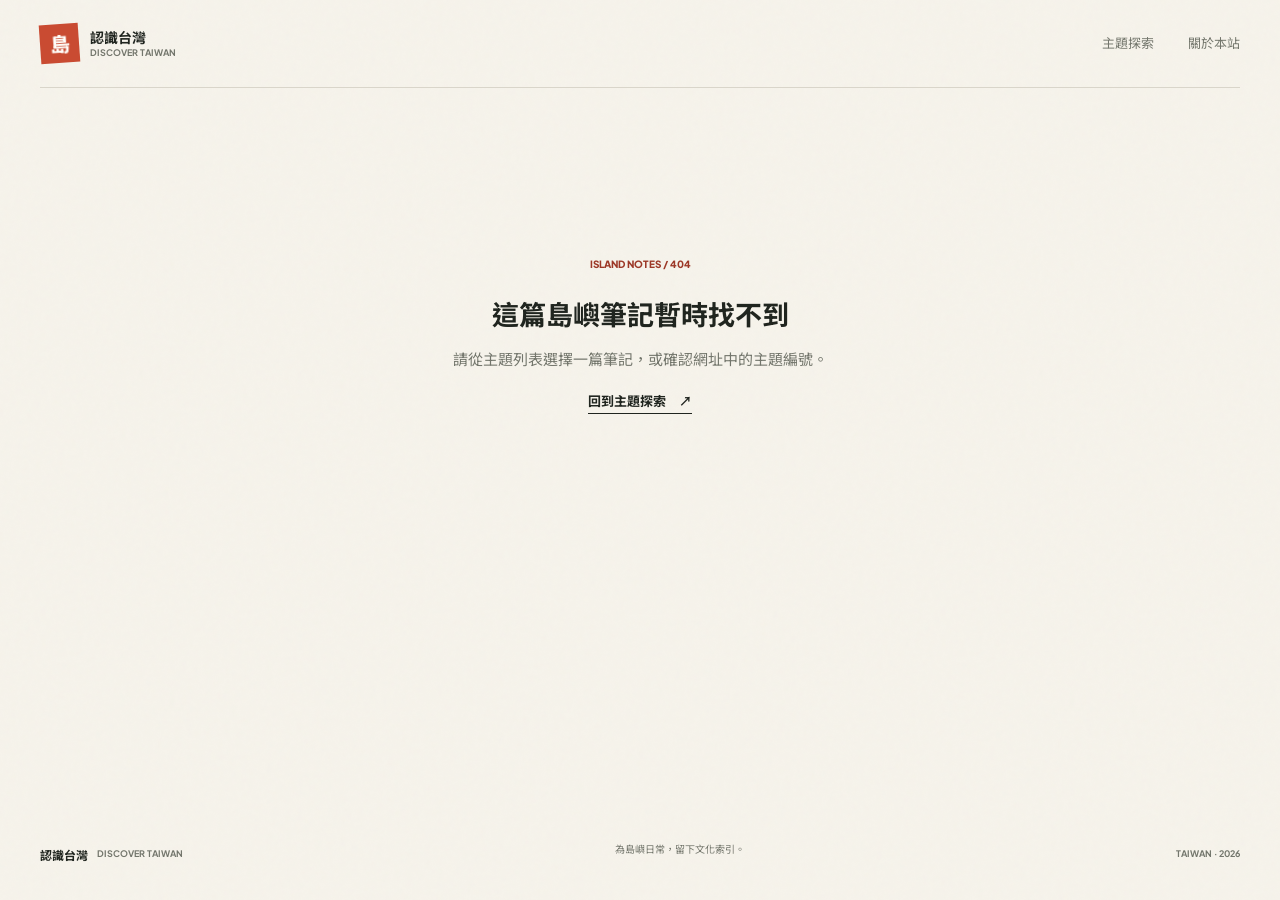
<file: topic.html>
<!doctype html>
<html lang="zh-Hant">
<head>
  <meta charset="utf-8">
  <meta name="viewport" content="width=device-width, initial-scale=1">
  <meta name="theme-color" content="#f6f3eb">
  <meta name="description" content="深入認識台灣文化主題，從地方風景與日常生活讀懂這座島嶼。">
  <title>主題故事 | 認識台灣</title>
  <link rel="preconnect" href="https://fonts.googleapis.com">
  <link rel="preconnect" href="https://fonts.gstatic.com" crossorigin>
  <link href="https://fonts.googleapis.com/css2?family=Noto+Sans+TC:wght@400;500;600;700;800&family=Plus+Jakarta+Sans:wght@500;600;700;800&display=swap" rel="stylesheet">
  <link rel="stylesheet" href="assets/css/style.css">
  <script src="assets/js/registry.js" defer></script>
  <script src="assets/js/renderer.js" defer></script>
</head>
<body>
  <a class="skip-link" href="#main-content">跳至主要內容</a>
  <header class="site-header">
    <a class="brand" href="index.html" aria-label="認識台灣首頁">
      <span class="brand-mark" aria-hidden="true">島</span>
      <span class="brand-name">認識台灣<span>DISCOVER TAIWAN</span></span>
    </a>
    <nav class="site-nav" aria-label="主要導覽">
      <a class="nav-link" href="index.html">主題探索</a>
      <a class="nav-link" href="index.html#about">關於本站</a>
    </nav>
  </header>

  <main id="main-content" class="topic-main">
    <div class="topic-loading" id="topic-content" aria-live="polite" aria-busy="true">
      <span class="loading-mark" aria-hidden="true">島</span>
      <p>正在整理島嶼筆記……</p>
    </div>
  </main>

  <footer class="site-footer">
    <a class="footer-brand" href="index.html">認識台灣 <span>DISCOVER TAIWAN</span></a>
    <p>為島嶼日常，留下文化索引。</p>
    <span class="footer-year">TAIWAN · <span id="current-year">2026</span></span>
  </footer>
</body>
</html>
</file>
<file: assets/css/style.css>
:root {
  color-scheme: light;
  --paper: #f6f3eb;
  --paper-deep: #ebe6da;
  --ink: #20251f;
  --muted: #73766c;
  --line: #d9d5ca;
  --red: #c94b32;
  --red-dark: #9c3827;
  --green: #526e5a;
  --yellow: #e6b849;
  --white: #fffefa;
  --font-display: "Plus Jakarta Sans", "Noto Sans TC", sans-serif;
  --font-body: "Noto Sans TC", sans-serif;
  --content-width: 1240px;
}

*,
*::before,
*::after {
  box-sizing: border-box;
}

html {
  scroll-behavior: smooth;
  scroll-padding-top: 92px;
}

body {
  margin: 0;
  background: var(--paper);
  color: var(--ink);
  font-family: var(--font-body);
  font-size: 15px;
  line-height: 1.75;
  -webkit-font-smoothing: antialiased;
}

body::before {
  position: fixed;
  z-index: -1;
  inset: 0;
  background-image: url("data:image/svg+xml,%3Csvg viewBox='0 0 180 180' xmlns='http://www.w3.org/2000/svg'%3E%3Cfilter id='n'%3E%3CfeTurbulence type='fractalNoise' baseFrequency='.82' numOctaves='3' stitchTiles='stitch'/%3E%3C/filter%3E%3Crect width='100%25' height='100%25' filter='url(%23n)' opacity='.16'/%3E%3C/svg%3E");
  content: "";
  opacity: .14;
  pointer-events: none;
}

a {
  color: inherit;
}

button,
input {
  font: inherit;
}

button:focus-visible,
a:focus-visible,
input:focus-visible {
  outline: 3px solid var(--green);
  outline-offset: 4px;
}

.visually-hidden,
.skip-link:not(:focus) {
  position: absolute;
  width: 1px;
  height: 1px;
  overflow: hidden;
  clip: rect(0, 0, 0, 0);
  white-space: nowrap;
  clip-path: inset(50%);
}

.skip-link:focus {
  position: fixed;
  z-index: 20;
  top: 12px;
  left: 12px;
  padding: 8px 14px;
  background: var(--ink);
  color: var(--white);
}

.site-header {
  position: relative;
  z-index: 2;
  display: flex;
  width: min(var(--content-width), calc(100% - 80px));
  height: 88px;
  align-items: center;
  justify-content: space-between;
  margin: 0 auto;
  border-bottom: 1px solid var(--line);
}

.brand,
.footer-brand {
  display: inline-flex;
  align-items: center;
  color: var(--ink);
  text-decoration: none;
}

.brand {
  gap: 11px;
}

.brand-mark {
  display: grid;
  width: 39px;
  aspect-ratio: 1;
  place-items: center;
  background: var(--red);
  color: var(--white);
  font-size: 20px;
  font-weight: 800;
  line-height: 1;
  transform: rotate(-4deg);
}

.brand-name {
  display: grid;
  gap: 1px;
  font-size: 14px;
  font-weight: 700;
  line-height: 1.25;
}

.brand-name span,
.footer-brand span {
  color: var(--muted);
  font-family: var(--font-display);
  font-size: 9px;
  font-weight: 700;
  letter-spacing: 0;
}

.site-nav {
  display: flex;
  height: 100%;
  align-items: center;
  gap: 34px;
}

.nav-link {
  position: relative;
  display: flex;
  height: 100%;
  align-items: center;
  color: var(--muted);
  font-size: 13px;
  text-decoration: none;
  transition: color .2s ease;
}

.nav-link:hover,
.nav-link.is-current {
  color: var(--ink);
}

.nav-link.is-current::after {
  position: absolute;
  right: 0;
  bottom: -1px;
  left: 0;
  height: 2px;
  background: var(--red);
  content: "";
}

.intro {
  display: grid;
  width: min(var(--content-width), calc(100% - 80px));
  min-height: 568px;
  grid-template-columns: .87fr 1.13fr;
  align-items: center;
  gap: 64px;
  margin: 0 auto;
  padding: 62px 0 70px;
}

.intro-copy {
  position: relative;
  z-index: 1;
  padding-bottom: 16px;
  animation: rise-in .7s both;
}

.eyebrow {
  margin: 0 0 20px;
  color: var(--red-dark);
  font-family: var(--font-display);
  font-size: 10px;
  font-weight: 800;
  letter-spacing: 0;
  line-height: 1.5;
}

.eyebrow-dot {
  display: inline-block;
  width: 7px;
  height: 7px;
  margin: 0 9px 1px 0;
  border-radius: 50%;
  background: var(--red);
}

h1,
h2,
h3,
p,
figure {
  margin-top: 0;
}

.intro h1 {
  margin: 0;
  font-size: 62px;
  font-weight: 800;
  letter-spacing: 0;
  line-height: 1.3;
}

.intro h1 span {
  color: var(--red);
}

.intro-description {
  max-width: 385px;
  margin: 22px 0 25px;
  color: #55594f;
  font-size: 15px;
  line-height: 2;
}

.text-link {
  display: inline-flex;
  align-items: center;
  gap: 13px;
  padding: 0;
  border: 0;
  border-bottom: 1px solid currentColor;
  background: none;
  color: var(--ink);
  cursor: pointer;
  font-size: 13px;
  font-weight: 700;
  text-decoration: none;
  transition: color .2s ease, gap .2s ease;
}

.text-link:hover {
  gap: 19px;
  color: var(--red-dark);
}

.intro-link {
  padding-bottom: 6px;
}

.intro-link span {
  color: var(--red);
  font-size: 17px;
}

.intro-note {
  display: flex;
  align-items: center;
  gap: 12px;
  margin-top: 56px;
  color: var(--muted);
  font-family: var(--font-display);
  font-size: 9px;
  font-weight: 700;
}

.intro-note b {
  color: var(--red);
}

.note-rule {
  width: 30px;
  height: 1px;
  background: var(--red);
}

.intro-visual {
  position: relative;
  height: 422px;
  margin: 0;
  animation: rise-in .8s .12s both;
}

.intro-visual::before {
  position: absolute;
  top: -13px;
  right: -13px;
  width: 76%;
  height: 77%;
  border: 1px solid var(--yellow);
  content: "";
}

.intro-visual img {
  position: relative;
  width: 100%;
  height: 100%;
  object-fit: cover;
  object-position: center 54%;
  filter: saturate(.86);
}

.intro-visual figcaption {
  position: absolute;
  right: 0;
  bottom: 0;
  left: 0;
  display: flex;
  justify-content: space-between;
  gap: 15px;
  padding: 14px 18px;
  background: rgba(32, 37, 31, .88);
  color: var(--white);
  font-size: 11px;
}

.intro-visual figcaption span:first-child {
  color: #f1c56e;
  font-weight: 700;
}

.visual-stamp {
  position: absolute;
  top: 17px;
  left: 17px;
  display: grid;
  width: 64px;
  aspect-ratio: 1;
  align-content: center;
  border: 1px solid rgba(255, 254, 250, .85);
  border-radius: 50%;
  color: var(--white);
  font-size: 12px;
  font-weight: 700;
  line-height: 1.35;
  text-align: center;
  text-shadow: 0 1px 8px rgba(0, 0, 0, .35);
}

.topics-section {
  padding: 86px max(40px, calc((100% - var(--content-width)) / 2)) 102px;
  background: var(--white);
}

.section-heading {
  display: flex;
  align-items: end;
  justify-content: space-between;
  gap: 25px;
  margin: 0 auto 34px;
  max-width: var(--content-width);
}

.section-heading .eyebrow {
  margin-bottom: 9px;
}

.heading-index {
  color: #9a9b91;
}

.section-heading h2,
.topic-header h1 {
  margin: 0;
  font-size: 32px;
  font-weight: 800;
  line-height: 1.4;
}

.section-aside {
  margin: 0 0 5px;
  color: var(--muted);
  font-size: 13px;
}

.topic-tools {
  display: flex;
  max-width: var(--content-width);
  align-items: center;
  justify-content: space-between;
  gap: 22px;
  margin: 0 auto 20px;
  padding-bottom: 18px;
  border-bottom: 1px solid var(--line);
}

.category-list {
  display: flex;
  flex-wrap: wrap;
  gap: 8px;
}

.category-button {
  min-height: 36px;
  padding: 6px 13px;
  border: 1px solid transparent;
  background: transparent;
  color: var(--muted);
  cursor: pointer;
  font-size: 12px;
  transition: border-color .2s ease, background .2s ease, color .2s ease;
}

.category-button:hover {
  border-color: var(--line);
  color: var(--ink);
}

.category-button[aria-pressed="true"] {
  border-color: var(--ink);
  background: var(--ink);
  color: var(--white);
}

.search-field {
  display: flex;
  width: 220px;
  height: 38px;
  flex: 0 0 auto;
  align-items: center;
  gap: 7px;
  border-bottom: 1px solid #aaa99f;
  color: var(--muted);
}

.search-icon {
  font-size: 22px;
  line-height: 1;
}

.search-field input {
  width: 100%;
  min-width: 0;
  border: 0;
  outline: 0;
  background: transparent;
  color: var(--ink);
  font-size: 12px;
}

.search-field input::placeholder {
  color: #8c8d83;
}

.search-field kbd {
  display: grid;
  width: 22px;
  height: 22px;
  flex: 0 0 auto;
  place-items: center;
  border: 1px solid var(--line);
  border-radius: 2px;
  font-family: var(--font-body);
  font-size: 14px;
  line-height: 1;
}

.results-status {
  max-width: var(--content-width);
  min-height: 25px;
  margin: 0 auto 12px;
  color: var(--muted);
  font-size: 11px;
}

.topic-grid {
  display: grid;
  max-width: var(--content-width);
  grid-template-columns: repeat(3, minmax(0, 1fr));
  gap: 25px;
  margin: 0 auto;
}

.topic-card {
  min-width: 0;
  animation: rise-in .45s both;
}

.topic-card:nth-child(2) { animation-delay: .06s; }
.topic-card:nth-child(3) { animation-delay: .12s; }

.topic-card-link {
  display: block;
  height: 100%;
  color: inherit;
  text-decoration: none;
}

.topic-card-image {
  position: relative;
  overflow: hidden;
  aspect-ratio: 1.42;
  background: var(--paper-deep);
}

.topic-card-image img {
  width: 100%;
  height: 100%;
  object-fit: cover;
  transition: transform .45s ease;
}

.topic-card-link:hover .topic-card-image img {
  transform: scale(1.035);
}

.topic-card-number {
  position: absolute;
  top: 12px;
  left: 12px;
  padding: 4px 8px;
  background: var(--paper);
  color: var(--ink);
  font-family: var(--font-display);
  font-size: 10px;
  font-weight: 800;
}

.topic-card-body {
  padding: 17px 2px 6px;
}

.topic-card-meta {
  display: flex;
  align-items: center;
  justify-content: space-between;
  gap: 10px;
  margin-bottom: 8px;
  color: var(--red-dark);
  font-size: 10px;
  font-weight: 700;
}

.topic-card-meta span:last-child {
  color: var(--muted);
  font-family: var(--font-display);
  font-size: 9px;
}

.topic-card h3 {
  margin: 0 0 5px;
  font-size: 19px;
  font-weight: 700;
  line-height: 1.5;
}

.topic-card p {
  display: -webkit-box;
  overflow: hidden;
  margin: 0;
  color: var(--muted);
  font-size: 12px;
  line-height: 1.8;
  -webkit-box-orient: vertical;
  -webkit-line-clamp: 2;
}

.card-read {
  display: inline-flex;
  align-items: center;
  gap: 8px;
  margin-top: 15px;
  color: var(--ink);
  font-size: 11px;
  font-weight: 700;
}

.card-read span {
  color: var(--red);
  transition: transform .2s ease;
}

.topic-card-link:hover .card-read span {
  transform: translateX(4px);
}

.empty-state {
  padding: 62px 20px;
  color: var(--muted);
  text-align: center;
}

.empty-mark {
  display: grid;
  width: 42px;
  aspect-ratio: 1;
  place-items: center;
  margin: 0 auto 12px;
  border: 1px solid var(--line);
  border-radius: 50%;
  color: var(--red-dark);
  font-family: var(--font-display);
  font-weight: 700;
}

.empty-state p {
  margin-bottom: 10px;
  font-size: 13px;
}

.empty-state .text-link {
  color: var(--red-dark);
  font-size: 12px;
}

.about-strip {
  overflow: hidden;
  padding: 66px max(40px, calc((100% - var(--content-width)) / 2)) 74px;
  background: var(--green);
  color: var(--white);
}

.about-strip > .eyebrow {
  max-width: var(--content-width);
  margin: 0 auto 22px;
  color: #e6c46f;
}

.about-content {
  position: relative;
  display: flex;
  max-width: var(--content-width);
  align-items: end;
  justify-content: space-between;
  gap: 50px;
  margin: 0 auto;
}

.about-content h2 {
  margin: 0;
  font-size: 30px;
  font-weight: 700;
  line-height: 1.55;
}

.about-content p {
  max-width: 420px;
  margin: 0 95px 5px 0;
  color: rgba(255, 254, 250, .82);
  font-size: 13px;
  line-height: 2;
}

.about-seal {
  position: absolute;
  right: 0;
  bottom: -22px;
  display: grid;
  width: 76px;
  aspect-ratio: 1;
  align-content: center;
  border: 1px solid rgba(255, 254, 250, .48);
  border-radius: 50%;
  color: rgba(255, 254, 250, .86);
  font-size: 12px;
  line-height: 1.4;
  text-align: center;
  transform: rotate(9deg);
}

.site-footer {
  display: flex;
  width: min(var(--content-width), calc(100% - 80px));
  min-height: 92px;
  align-items: center;
  justify-content: space-between;
  gap: 20px;
  margin: 0 auto;
  color: var(--muted);
  font-size: 10px;
}

.footer-brand {
  gap: 9px;
  color: var(--ink);
  font-size: 12px;
  font-weight: 700;
  text-decoration: none;
}

.footer-year {
  font-family: var(--font-display);
  font-size: 9px;
  font-weight: 700;
}

.topic-main {
  min-height: calc(100vh - 180px);
}

.topic-loading,
.topic-error {
  display: grid;
  min-height: 55vh;
  align-content: center;
  justify-items: center;
  padding: 40px 20px;
  color: var(--muted);
  text-align: center;
}

.loading-mark {
  display: grid;
  width: 48px;
  aspect-ratio: 1;
  place-items: center;
  border: 1px solid var(--line);
  color: var(--red);
  font-weight: 800;
  animation: mark-pulse 1.4s ease-in-out infinite;
}

.topic-error h1 {
  margin: 0 0 8px;
  color: var(--ink);
  font-size: 27px;
}

.topic-error p {
  margin-bottom: 18px;
}

.topic-article {
  width: min(1050px, calc(100% - 80px));
  margin: 0 auto;
  padding: 42px 0 90px;
  animation: rise-in .5s both;
}

.breadcrumbs {
  display: flex;
  align-items: center;
  gap: 10px;
  margin-bottom: 36px;
  color: var(--muted);
  font-size: 11px;
}

.breadcrumbs a {
  text-decoration: none;
}

.breadcrumbs a:hover {
  color: var(--red-dark);
}

.topic-header {
  max-width: 760px;
  margin: 0 auto 32px;
  text-align: center;
}

.topic-header .eyebrow {
  margin-bottom: 12px;
}

.topic-header h1 {
  font-size: 52px;
}

.topic-summary {
  max-width: 620px;
  margin: 14px auto 16px;
  color: #62655c;
  font-size: 15px;
  line-height: 1.9;
}

.topic-byline {
  color: var(--muted);
  font-family: var(--font-display);
  font-size: 10px;
}

.topic-cover {
  position: relative;
  margin: 0 0 34px;
}

.topic-cover img {
  display: block;
  width: 100%;
  max-height: 560px;
  aspect-ratio: 1.9;
  object-fit: cover;
  background: var(--paper-deep);
}

.topic-cover figcaption {
  padding-top: 8px;
  color: var(--muted);
  font-size: 10px;
  text-align: right;
}

.topic-highlights {
  display: grid;
  grid-template-columns: repeat(3, minmax(0, 1fr));
  margin: 0 0 56px;
  border-top: 1px solid var(--line);
  border-bottom: 1px solid var(--line);
}

.highlight-item {
  padding: 21px 24px;
}

.highlight-item + .highlight-item {
  border-left: 1px solid var(--line);
}

.highlight-item span {
  display: block;
  margin-bottom: 5px;
  color: var(--red-dark);
  font-size: 10px;
  font-weight: 700;
}

.highlight-item strong {
  font-size: 14px;
  font-weight: 600;
}

.topic-body {
  display: grid;
  grid-template-columns: minmax(0, 1fr) 235px;
  align-items: start;
  gap: 70px;
}

.topic-sections {
  min-width: 0;
}

.article-section + .article-section {
  margin-top: 48px;
}

.article-section h2 {
  display: flex;
  align-items: baseline;
  gap: 12px;
  margin: 0 0 15px;
  font-size: 22px;
  font-weight: 700;
  line-height: 1.5;
}

.article-section h2 span {
  color: var(--red);
  font-family: var(--font-display);
  font-size: 11px;
}

.article-section p {
  margin: 0;
  color: #52564d;
  font-size: 14px;
  line-height: 2.15;
  white-space: pre-line;
}

.topic-aside {
  position: sticky;
  top: 24px;
  padding: 19px 18px 20px;
  border-top: 3px solid var(--yellow);
  background: #f0ede4;
}

.topic-aside h2 {
  margin: 0 0 12px;
  font-size: 13px;
}

.topic-aside ul {
  margin: 0;
  padding: 0;
  list-style: none;
}

.topic-aside li {
  padding: 8px 0;
  border-top: 1px solid #dcd8ce;
  color: #55594f;
  font-size: 11px;
  line-height: 1.7;
}

.topic-aside li::before {
  margin-right: 7px;
  color: var(--red);
  content: "↗";
}

.topic-sources,
.related-topics {
  margin-top: 55px;
  padding-top: 22px;
  border-top: 1px solid var(--line);
}

.topic-sources h2,
.related-topics h2 {
  margin: 0 0 12px;
  font-size: 14px;
}

.topic-sources ul {
  display: flex;
  flex-wrap: wrap;
  gap: 8px 20px;
  margin: 0;
  padding: 0;
  list-style: none;
}

.topic-sources a,
.related-link {
  color: var(--muted);
  font-size: 11px;
  text-decoration-color: var(--line);
  text-underline-offset: 3px;
}

.topic-sources a:hover,
.related-link:hover {
  color: var(--red-dark);
}

.related-list {
  display: flex;
  flex-wrap: wrap;
  gap: 10px 22px;
}

@keyframes rise-in {
  from { opacity: 0; transform: translateY(12px); }
  to { opacity: 1; transform: translateY(0); }
}

@keyframes mark-pulse {
  50% { opacity: .45; transform: rotate(-4deg); }
}

@media (max-width: 900px) {
  .intro {
    min-height: auto;
    grid-template-columns: .9fr 1.1fr;
    gap: 35px;
    padding: 54px 0 62px;
  }

  .intro-visual {
    height: 360px;
  }

  .intro h1 {
    font-size: 48px;
  }

  .topic-header h1 {
    font-size: 46px;
  }

  .topic-grid {
    grid-template-columns: repeat(2, minmax(0, 1fr));
    row-gap: 34px;
  }

  .topic-body {
    grid-template-columns: minmax(0, 1fr) 205px;
    gap: 35px;
  }
}

@media (max-width: 640px) {
  html {
    scroll-padding-top: 68px;
  }

  .site-header,
  .site-footer {
    width: calc(100% - 40px);
  }

  .site-header {
    height: 68px;
  }

  .brand-mark {
    width: 34px;
  }

  .brand-name {
    font-size: 13px;
  }

  .site-nav {
    gap: 17px;
  }

  .nav-link {
    font-size: 11px;
  }

  .intro {
    width: calc(100% - 40px);
    grid-template-columns: 1fr;
    gap: 30px;
    padding: 45px 0 49px;
  }

  .intro-copy {
    padding-bottom: 0;
  }

  .eyebrow {
    margin-bottom: 14px;
  }

  .intro h1 {
    font-size: 43px;
  }

  .topic-header h1 {
    font-size: 36px;
  }

  .intro-description {
    max-width: 420px;
    margin: 15px 0 16px;
    font-size: 13px;
  }

  .intro-note {
    display: none;
  }

  .intro-visual {
    height: auto;
    aspect-ratio: 1.13;
  }

  .intro-visual::before {
    top: -8px;
    right: -8px;
  }

  .intro-visual figcaption {
    padding: 10px 12px;
    font-size: 9px;
  }

  .topics-section {
    padding: 55px 20px 65px;
  }

  .section-heading {
    align-items: start;
    margin-bottom: 22px;
  }

  .section-heading h2 {
    font-size: 27px;
  }

  .section-aside {
    max-width: 135px;
    margin-top: 20px;
    font-size: 10px;
    line-height: 1.7;
    text-align: right;
  }

  .topic-tools {
    align-items: stretch;
    flex-direction: column-reverse;
    gap: 13px;
    margin-bottom: 12px;
    padding-bottom: 14px;
  }

  .search-field {
    width: 100%;
  }

  .category-list {
    gap: 5px;
  }

  .category-button {
    min-height: 33px;
    padding: 5px 9px;
    font-size: 11px;
  }

  .results-status {
    min-height: 22px;
  }

  .topic-grid {
    grid-template-columns: 1fr;
    gap: 28px;
  }

  .topic-card-image {
    aspect-ratio: 1.55;
  }

  .topic-card h3 {
    font-size: 18px;
  }

  .about-strip {
    padding: 48px 20px 55px;
  }

  .about-content {
    align-items: start;
    flex-direction: column;
    gap: 16px;
  }

  .about-content h2 {
    font-size: 25px;
  }

  .about-content p {
    max-width: 80%;
    margin: 0;
    font-size: 12px;
  }

  .about-seal {
    right: 0;
    bottom: 0;
    width: 60px;
    font-size: 10px;
  }

  .site-footer {
    min-height: 78px;
    flex-wrap: wrap;
    gap: 3px 12px;
    padding: 15px 0;
  }

  .site-footer p {
    order: 1;
    width: 100%;
    margin: 0;
    font-size: 9px;
  }

  .topic-article {
    width: calc(100% - 40px);
    padding: 27px 0 65px;
  }

  .breadcrumbs {
    margin-bottom: 26px;
  }

  .topic-summary {
    font-size: 13px;
  }

  .topic-cover img {
    aspect-ratio: 1.2;
  }

  .topic-highlights {
    grid-template-columns: 1fr;
    margin-bottom: 39px;
  }

  .highlight-item {
    display: grid;
    grid-template-columns: minmax(72px, .7fr) 1.3fr;
    align-items: baseline;
    gap: 12px;
    padding: 12px 4px;
  }

  .highlight-item + .highlight-item {
    border-top: 1px solid var(--line);
    border-left: 0;
  }

  .highlight-item span {
    margin: 0;
  }

  .highlight-item strong {
    font-size: 12px;
  }

  .topic-body {
    grid-template-columns: 1fr;
    gap: 35px;
  }

  .article-section + .article-section {
    margin-top: 38px;
  }

  .article-section h2 {
    font-size: 19px;
  }

  .article-section p {
    font-size: 13px;
  }

  .topic-aside {
    position: static;
  }
}

@media (prefers-reduced-motion: reduce) {
  *,
  *::before,
  *::after {
    scroll-behavior: auto !important;
    animation-duration: .01ms !important;
    animation-iteration-count: 1 !important;
    transition-duration: .01ms !important;
  }
}
</file>
